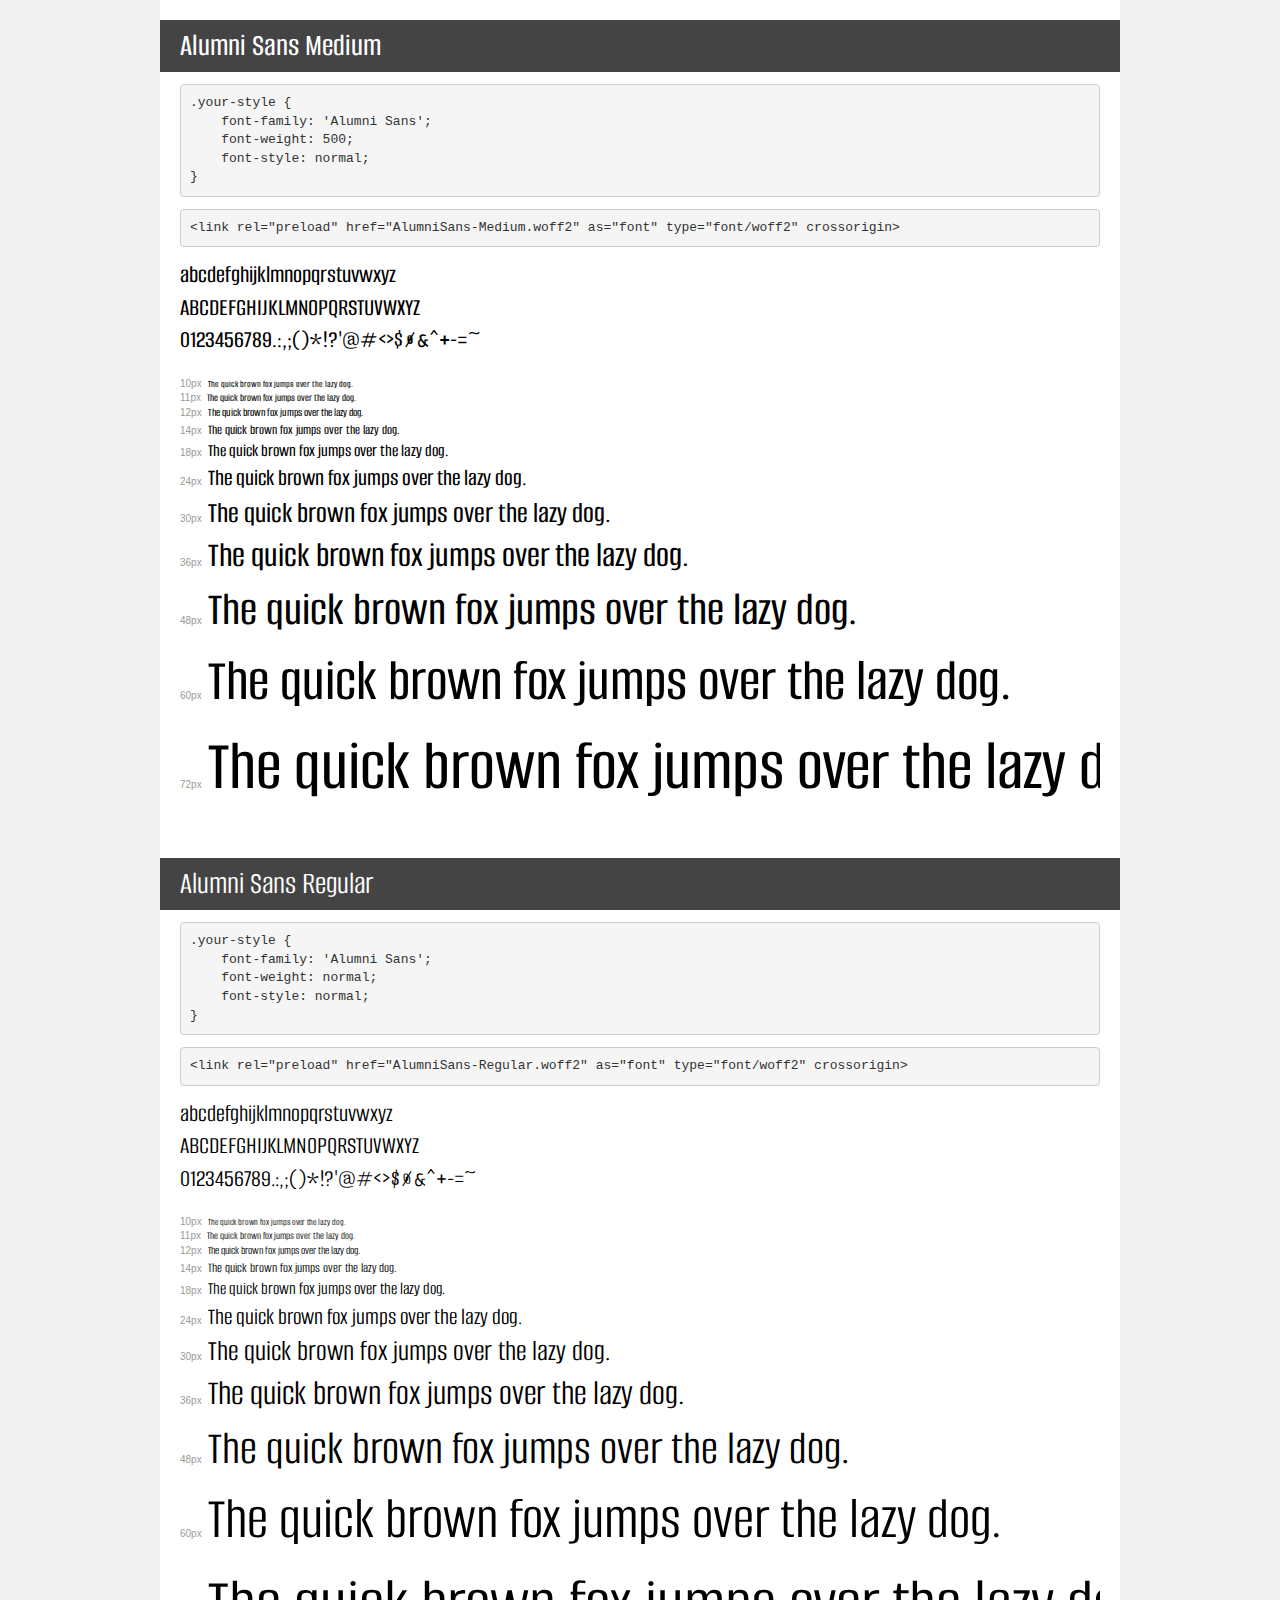
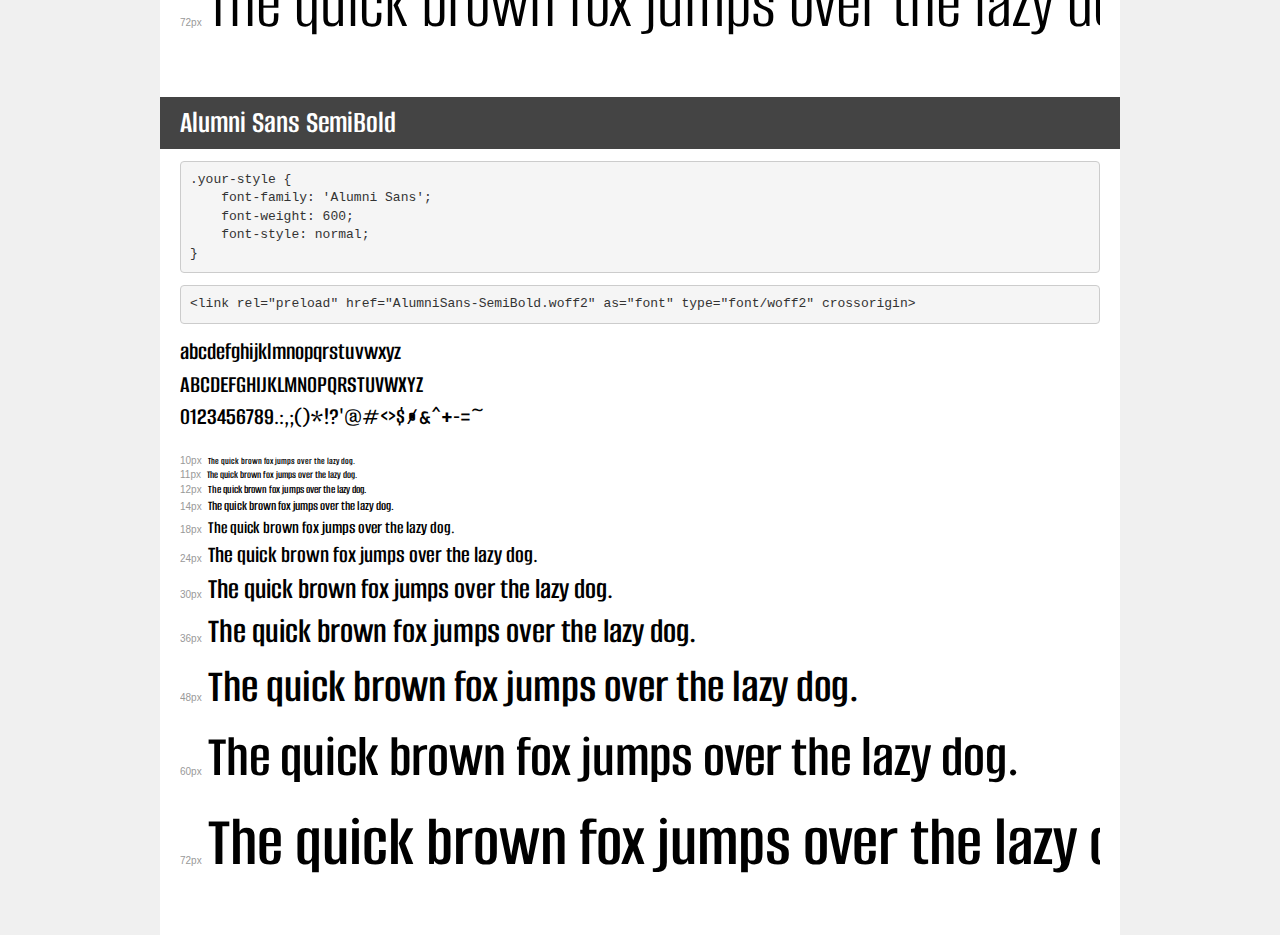
<file: fonts/alumniSans/demo.html>
<!DOCTYPE html>
<html lang="en">
<head>
    <meta charset="utf-8">
    <meta http-equiv="X-UA-Compatible" content="IE=edge">
    <meta name="viewport" content="width=device-width, initial-scale=1">
    <meta name="robots" content="noindex, noarchive">
    <meta name="format-detection" content="telephone=no">
    <title>Transfonter demo</title>
    <link href="stylesheet.css" rel="stylesheet">
    <style>
        /*
        http://meyerweb.com/eric/tools/css/reset/
        v2.0 | 20110126
        License: none (public domain)
        */
        html, body, div, span, applet, object, iframe,
        h1, h2, h3, h4, h5, h6, p, blockquote, pre,
        a, abbr, acronym, address, big, cite, code,
        del, dfn, em, img, ins, kbd, q, s, samp,
        small, strike, strong, sub, sup, tt, var,
        b, u, i, center,
        dl, dt, dd, ol, ul, li,
        fieldset, form, label, legend,
        table, caption, tbody, tfoot, thead, tr, th, td,
        article, aside, canvas, details, embed,
        figure, figcaption, footer, header, hgroup,
        menu, nav, output, ruby, section, summary,
        time, mark, audio, video {
            margin: 0;
            padding: 0;
            border: 0;
            font-size: 100%;
            font: inherit;
            vertical-align: baseline;
        }
        /* HTML5 display-role reset for older browsers */
        article, aside, details, figcaption, figure,
        footer, header, hgroup, menu, nav, section {
            display: block;
        }
        body {
            line-height: 1;
        }
        ol, ul {
            list-style: none;
        }
        blockquote, q {
            quotes: none;
        }
        blockquote:before, blockquote:after,
        q:before, q:after {
            content: '';
            content: none;
        }
        table {
            border-collapse: collapse;
            border-spacing: 0;
        }
        /* demo styles */
        body {
            background: #f0f0f0;
            color: #000;
        }
        .page {
            background: #fff;
            width: 920px;
            margin: 0 auto;
            padding: 20px 20px 0 20px;
            overflow: hidden;
        }
        .font-container {
            overflow-x: auto;
            overflow-y: hidden;
            margin-bottom: 40px;
            line-height: 1.3;
            white-space: nowrap;
            padding-bottom: 5px;
        }
        h1 {
            position: relative;
            background: #444;
            font-size: 32px;
            color: #fff;
            padding: 10px 20px;
            margin: 0 -20px 12px -20px;
        }
        .letters {
            font-size: 25px;
            margin-bottom: 20px;
        }
        .s10:before {
            content: '10px';
        }
        .s11:before {
            content: '11px';
        }
        .s12:before {
            content: '12px';
        }
        .s14:before {
            content: '14px';
        }
        .s18:before {
            content: '18px';
        }
        .s24:before {
            content: '24px';
        }
        .s30:before {
            content: '30px';
        }
        .s36:before {
            content: '36px';
        }
        .s48:before {
            content: '48px';
        }
        .s60:before {
            content: '60px';
        }
        .s72:before {
            content: '72px';
        }
        .s10:before, .s11:before, .s12:before, .s14:before,
        .s18:before, .s24:before, .s30:before, .s36:before,
        .s48:before, .s60:before, .s72:before {
            font-family: Arial, sans-serif;
            font-size: 10px;
            font-weight: normal;
            font-style: normal;
            color: #999;
            padding-right: 6px;
        }
        pre {
            display: block;
            padding: 9px;
            margin: 0 0 12px;
            font-family: Monaco, Menlo, Consolas, "Courier New", monospace;
            font-size: 13px;
            line-height: 1.428571429;
            color: #333;
            font-weight: normal;
            font-style: normal;
            background-color: #f5f5f5;
            border: 1px solid #ccc;
            overflow-x: auto;
            border-radius: 4px;
        }
        /* responsive */
        @media (max-width: 959px) {
            .page {
                width: auto;
                margin: 0;
            }
        }
    </style>
</head>
<body>
<div class="page">
    <div class="demo">
        <h1 style="font-family: 'Alumni Sans'; font-weight: 500; font-style: normal;">Alumni Sans Medium</h1>
        <pre title="Usage">.your-style {
    font-family: 'Alumni Sans';
    font-weight: 500;
    font-style: normal;
}</pre>
        <pre title="Preload (optional)">
&lt;link rel=&quot;preload&quot; href=&quot;AlumniSans-Medium.woff2&quot; as=&quot;font&quot; type=&quot;font/woff2&quot; crossorigin&gt;</pre>
        <div class="font-container" style="font-family: 'Alumni Sans'; font-weight: 500; font-style: normal;">
            <p class="letters">
                abcdefghijklmnopqrstuvwxyz<br>
ABCDEFGHIJKLMNOPQRSTUVWXYZ<br>
                0123456789.:,;()*!?'@#&lt;&gt;$%&^+-=~
            </p>
            <p class="s10" style="font-size: 10px;">The quick brown fox jumps over the lazy dog.</p>
            <p class="s11" style="font-size: 11px;">The quick brown fox jumps over the lazy dog.</p>
            <p class="s12" style="font-size: 12px;">The quick brown fox jumps over the lazy dog.</p>
            <p class="s14" style="font-size: 14px;">The quick brown fox jumps over the lazy dog.</p>
            <p class="s18" style="font-size: 18px;">The quick brown fox jumps over the lazy dog.</p>
            <p class="s24" style="font-size: 24px;">The quick brown fox jumps over the lazy dog.</p>
            <p class="s30" style="font-size: 30px;">The quick brown fox jumps over the lazy dog.</p>
            <p class="s36" style="font-size: 36px;">The quick brown fox jumps over the lazy dog.</p>
            <p class="s48" style="font-size: 48px;">The quick brown fox jumps over the lazy dog.</p>
            <p class="s60" style="font-size: 60px;">The quick brown fox jumps over the lazy dog.</p>
            <p class="s72" style="font-size: 72px;">The quick brown fox jumps over the lazy dog.</p>
        </div>
    </div>

    <div class="demo">
        <h1 style="font-family: 'Alumni Sans'; font-weight: normal; font-style: normal;">Alumni Sans Regular</h1>
        <pre title="Usage">.your-style {
    font-family: 'Alumni Sans';
    font-weight: normal;
    font-style: normal;
}</pre>
        <pre title="Preload (optional)">
&lt;link rel=&quot;preload&quot; href=&quot;AlumniSans-Regular.woff2&quot; as=&quot;font&quot; type=&quot;font/woff2&quot; crossorigin&gt;</pre>
        <div class="font-container" style="font-family: 'Alumni Sans'; font-weight: normal; font-style: normal;">
            <p class="letters">
                abcdefghijklmnopqrstuvwxyz<br>
ABCDEFGHIJKLMNOPQRSTUVWXYZ<br>
                0123456789.:,;()*!?'@#&lt;&gt;$%&^+-=~
            </p>
            <p class="s10" style="font-size: 10px;">The quick brown fox jumps over the lazy dog.</p>
            <p class="s11" style="font-size: 11px;">The quick brown fox jumps over the lazy dog.</p>
            <p class="s12" style="font-size: 12px;">The quick brown fox jumps over the lazy dog.</p>
            <p class="s14" style="font-size: 14px;">The quick brown fox jumps over the lazy dog.</p>
            <p class="s18" style="font-size: 18px;">The quick brown fox jumps over the lazy dog.</p>
            <p class="s24" style="font-size: 24px;">The quick brown fox jumps over the lazy dog.</p>
            <p class="s30" style="font-size: 30px;">The quick brown fox jumps over the lazy dog.</p>
            <p class="s36" style="font-size: 36px;">The quick brown fox jumps over the lazy dog.</p>
            <p class="s48" style="font-size: 48px;">The quick brown fox jumps over the lazy dog.</p>
            <p class="s60" style="font-size: 60px;">The quick brown fox jumps over the lazy dog.</p>
            <p class="s72" style="font-size: 72px;">The quick brown fox jumps over the lazy dog.</p>
        </div>
    </div>

    <div class="demo">
        <h1 style="font-family: 'Alumni Sans'; font-weight: 600; font-style: normal;">Alumni Sans SemiBold</h1>
        <pre title="Usage">.your-style {
    font-family: 'Alumni Sans';
    font-weight: 600;
    font-style: normal;
}</pre>
        <pre title="Preload (optional)">
&lt;link rel=&quot;preload&quot; href=&quot;AlumniSans-SemiBold.woff2&quot; as=&quot;font&quot; type=&quot;font/woff2&quot; crossorigin&gt;</pre>
        <div class="font-container" style="font-family: 'Alumni Sans'; font-weight: 600; font-style: normal;">
            <p class="letters">
                abcdefghijklmnopqrstuvwxyz<br>
ABCDEFGHIJKLMNOPQRSTUVWXYZ<br>
                0123456789.:,;()*!?'@#&lt;&gt;$%&^+-=~
            </p>
            <p class="s10" style="font-size: 10px;">The quick brown fox jumps over the lazy dog.</p>
            <p class="s11" style="font-size: 11px;">The quick brown fox jumps over the lazy dog.</p>
            <p class="s12" style="font-size: 12px;">The quick brown fox jumps over the lazy dog.</p>
            <p class="s14" style="font-size: 14px;">The quick brown fox jumps over the lazy dog.</p>
            <p class="s18" style="font-size: 18px;">The quick brown fox jumps over the lazy dog.</p>
            <p class="s24" style="font-size: 24px;">The quick brown fox jumps over the lazy dog.</p>
            <p class="s30" style="font-size: 30px;">The quick brown fox jumps over the lazy dog.</p>
            <p class="s36" style="font-size: 36px;">The quick brown fox jumps over the lazy dog.</p>
            <p class="s48" style="font-size: 48px;">The quick brown fox jumps over the lazy dog.</p>
            <p class="s60" style="font-size: 60px;">The quick brown fox jumps over the lazy dog.</p>
            <p class="s72" style="font-size: 72px;">The quick brown fox jumps over the lazy dog.</p>
        </div>
    </div>

</div>
</body>
</html>
</file>
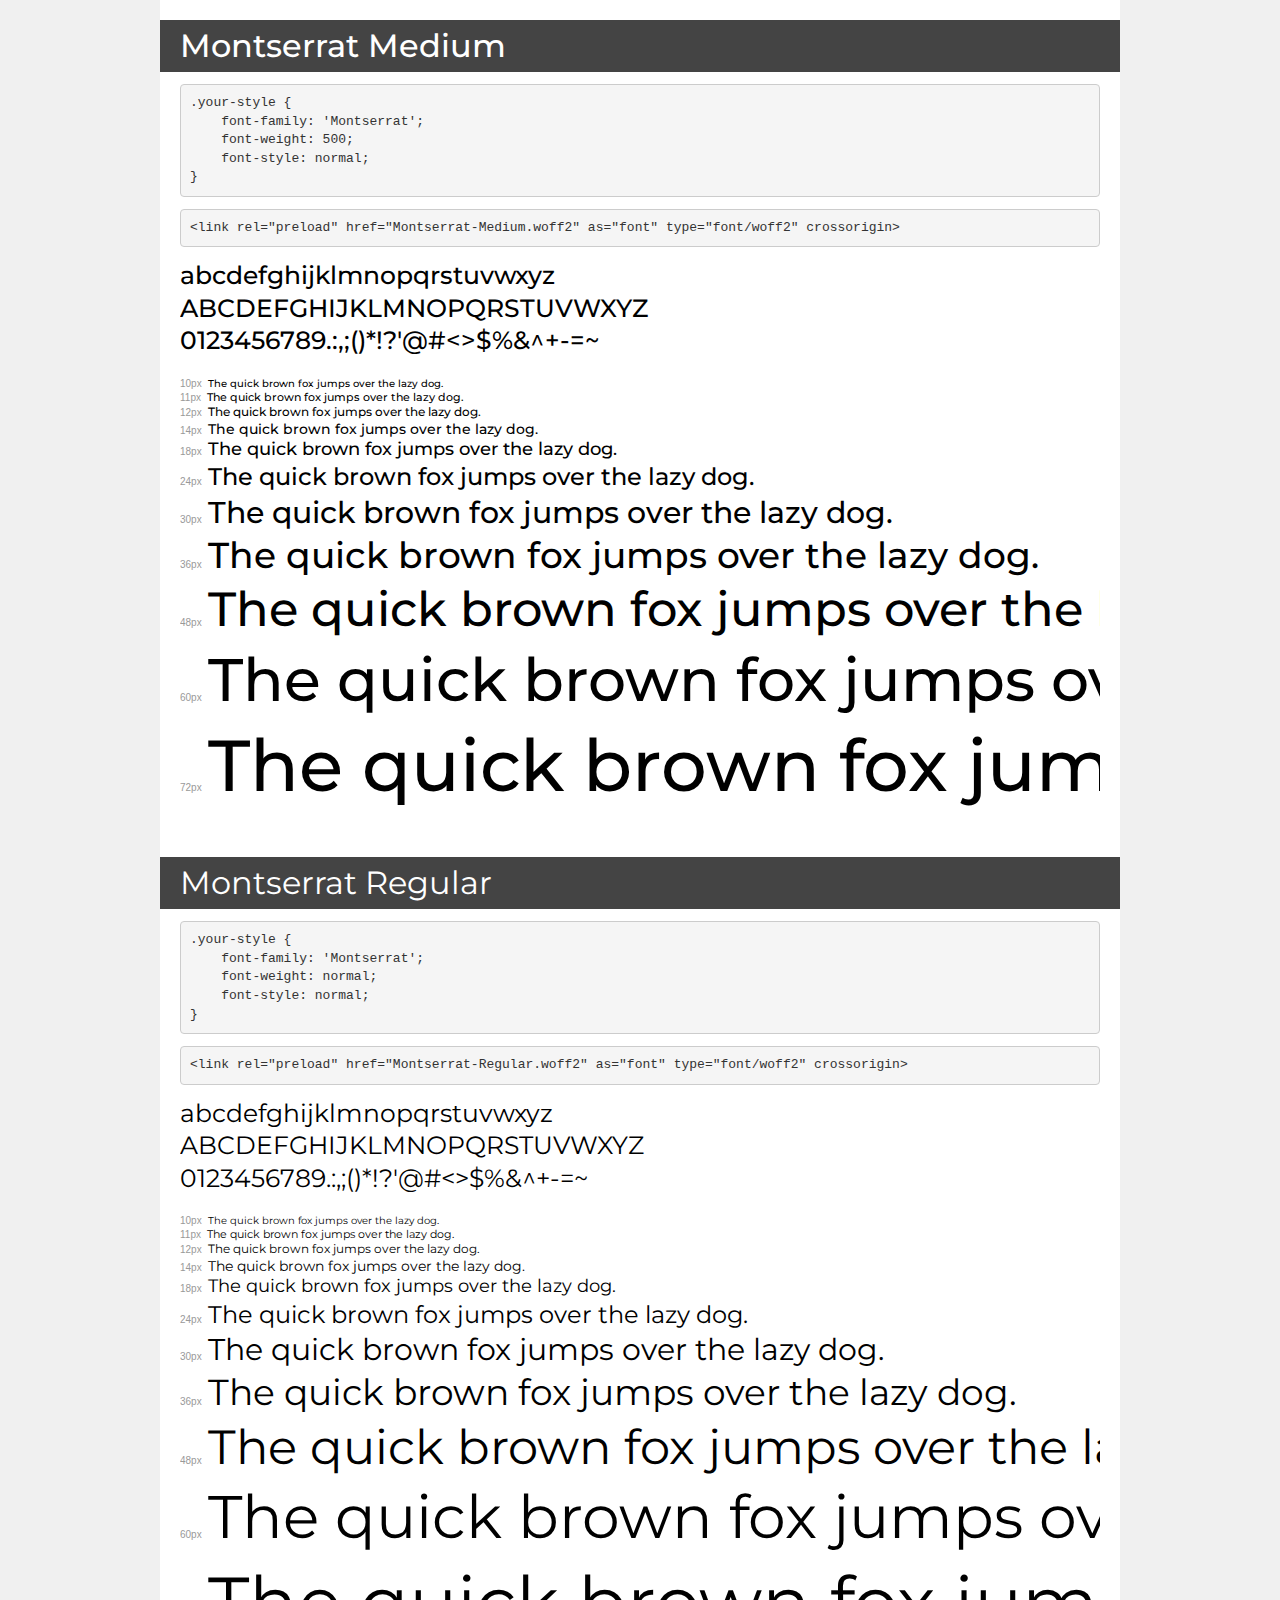
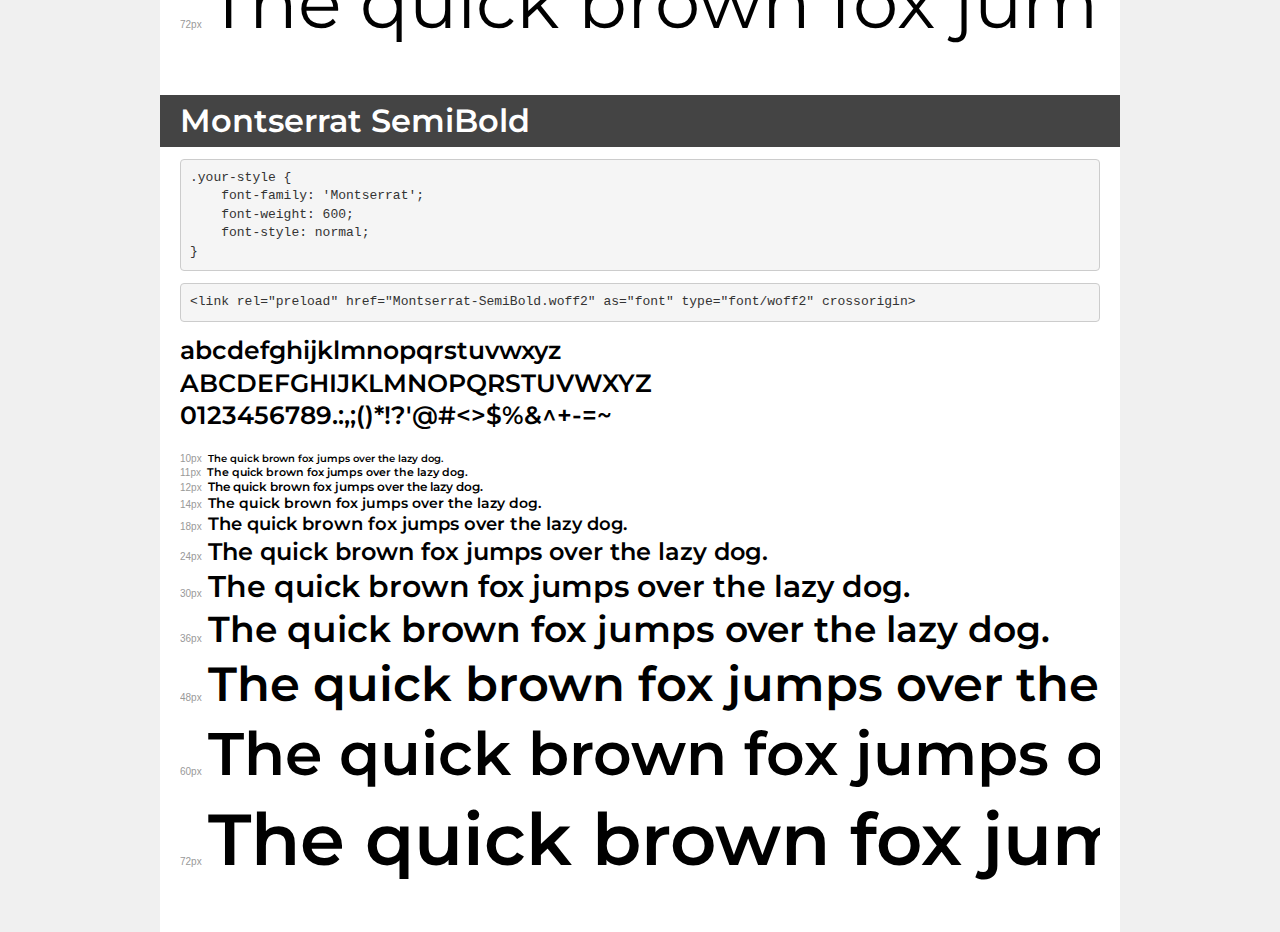
<file: fonts/montserrat/demo.html>
<!DOCTYPE html>
<html lang="en">
<head>
    <meta charset="utf-8">
    <meta http-equiv="X-UA-Compatible" content="IE=edge">
    <meta name="viewport" content="width=device-width, initial-scale=1">
    <meta name="robots" content="noindex, noarchive">
    <meta name="format-detection" content="telephone=no">
    <title>Transfonter demo</title>
    <link href="stylesheet.css" rel="stylesheet">
    <style>
        /*
        http://meyerweb.com/eric/tools/css/reset/
        v2.0 | 20110126
        License: none (public domain)
        */
        html, body, div, span, applet, object, iframe,
        h1, h2, h3, h4, h5, h6, p, blockquote, pre,
        a, abbr, acronym, address, big, cite, code,
        del, dfn, em, img, ins, kbd, q, s, samp,
        small, strike, strong, sub, sup, tt, var,
        b, u, i, center,
        dl, dt, dd, ol, ul, li,
        fieldset, form, label, legend,
        table, caption, tbody, tfoot, thead, tr, th, td,
        article, aside, canvas, details, embed,
        figure, figcaption, footer, header, hgroup,
        menu, nav, output, ruby, section, summary,
        time, mark, audio, video {
            margin: 0;
            padding: 0;
            border: 0;
            font-size: 100%;
            font: inherit;
            vertical-align: baseline;
        }
        /* HTML5 display-role reset for older browsers */
        article, aside, details, figcaption, figure,
        footer, header, hgroup, menu, nav, section {
            display: block;
        }
        body {
            line-height: 1;
        }
        ol, ul {
            list-style: none;
        }
        blockquote, q {
            quotes: none;
        }
        blockquote:before, blockquote:after,
        q:before, q:after {
            content: '';
            content: none;
        }
        table {
            border-collapse: collapse;
            border-spacing: 0;
        }
        /* demo styles */
        body {
            background: #f0f0f0;
            color: #000;
        }
        .page {
            background: #fff;
            width: 920px;
            margin: 0 auto;
            padding: 20px 20px 0 20px;
            overflow: hidden;
        }
        .font-container {
            overflow-x: auto;
            overflow-y: hidden;
            margin-bottom: 40px;
            line-height: 1.3;
            white-space: nowrap;
            padding-bottom: 5px;
        }
        h1 {
            position: relative;
            background: #444;
            font-size: 32px;
            color: #fff;
            padding: 10px 20px;
            margin: 0 -20px 12px -20px;
        }
        .letters {
            font-size: 25px;
            margin-bottom: 20px;
        }
        .s10:before {
            content: '10px';
        }
        .s11:before {
            content: '11px';
        }
        .s12:before {
            content: '12px';
        }
        .s14:before {
            content: '14px';
        }
        .s18:before {
            content: '18px';
        }
        .s24:before {
            content: '24px';
        }
        .s30:before {
            content: '30px';
        }
        .s36:before {
            content: '36px';
        }
        .s48:before {
            content: '48px';
        }
        .s60:before {
            content: '60px';
        }
        .s72:before {
            content: '72px';
        }
        .s10:before, .s11:before, .s12:before, .s14:before,
        .s18:before, .s24:before, .s30:before, .s36:before,
        .s48:before, .s60:before, .s72:before {
            font-family: Arial, sans-serif;
            font-size: 10px;
            font-weight: normal;
            font-style: normal;
            color: #999;
            padding-right: 6px;
        }
        pre {
            display: block;
            padding: 9px;
            margin: 0 0 12px;
            font-family: Monaco, Menlo, Consolas, "Courier New", monospace;
            font-size: 13px;
            line-height: 1.428571429;
            color: #333;
            font-weight: normal;
            font-style: normal;
            background-color: #f5f5f5;
            border: 1px solid #ccc;
            overflow-x: auto;
            border-radius: 4px;
        }
        /* responsive */
        @media (max-width: 959px) {
            .page {
                width: auto;
                margin: 0;
            }
        }
    </style>
</head>
<body>
<div class="page">
    <div class="demo">
        <h1 style="font-family: 'Montserrat'; font-weight: 500; font-style: normal;">Montserrat Medium</h1>
        <pre title="Usage">.your-style {
    font-family: 'Montserrat';
    font-weight: 500;
    font-style: normal;
}</pre>
        <pre title="Preload (optional)">
&lt;link rel=&quot;preload&quot; href=&quot;Montserrat-Medium.woff2&quot; as=&quot;font&quot; type=&quot;font/woff2&quot; crossorigin&gt;</pre>
        <div class="font-container" style="font-family: 'Montserrat'; font-weight: 500; font-style: normal;">
            <p class="letters">
                abcdefghijklmnopqrstuvwxyz<br>
ABCDEFGHIJKLMNOPQRSTUVWXYZ<br>
                0123456789.:,;()*!?'@#&lt;&gt;$%&^+-=~
            </p>
            <p class="s10" style="font-size: 10px;">The quick brown fox jumps over the lazy dog.</p>
            <p class="s11" style="font-size: 11px;">The quick brown fox jumps over the lazy dog.</p>
            <p class="s12" style="font-size: 12px;">The quick brown fox jumps over the lazy dog.</p>
            <p class="s14" style="font-size: 14px;">The quick brown fox jumps over the lazy dog.</p>
            <p class="s18" style="font-size: 18px;">The quick brown fox jumps over the lazy dog.</p>
            <p class="s24" style="font-size: 24px;">The quick brown fox jumps over the lazy dog.</p>
            <p class="s30" style="font-size: 30px;">The quick brown fox jumps over the lazy dog.</p>
            <p class="s36" style="font-size: 36px;">The quick brown fox jumps over the lazy dog.</p>
            <p class="s48" style="font-size: 48px;">The quick brown fox jumps over the lazy dog.</p>
            <p class="s60" style="font-size: 60px;">The quick brown fox jumps over the lazy dog.</p>
            <p class="s72" style="font-size: 72px;">The quick brown fox jumps over the lazy dog.</p>
        </div>
    </div>

    <div class="demo">
        <h1 style="font-family: 'Montserrat'; font-weight: normal; font-style: normal;">Montserrat Regular</h1>
        <pre title="Usage">.your-style {
    font-family: 'Montserrat';
    font-weight: normal;
    font-style: normal;
}</pre>
        <pre title="Preload (optional)">
&lt;link rel=&quot;preload&quot; href=&quot;Montserrat-Regular.woff2&quot; as=&quot;font&quot; type=&quot;font/woff2&quot; crossorigin&gt;</pre>
        <div class="font-container" style="font-family: 'Montserrat'; font-weight: normal; font-style: normal;">
            <p class="letters">
                abcdefghijklmnopqrstuvwxyz<br>
ABCDEFGHIJKLMNOPQRSTUVWXYZ<br>
                0123456789.:,;()*!?'@#&lt;&gt;$%&^+-=~
            </p>
            <p class="s10" style="font-size: 10px;">The quick brown fox jumps over the lazy dog.</p>
            <p class="s11" style="font-size: 11px;">The quick brown fox jumps over the lazy dog.</p>
            <p class="s12" style="font-size: 12px;">The quick brown fox jumps over the lazy dog.</p>
            <p class="s14" style="font-size: 14px;">The quick brown fox jumps over the lazy dog.</p>
            <p class="s18" style="font-size: 18px;">The quick brown fox jumps over the lazy dog.</p>
            <p class="s24" style="font-size: 24px;">The quick brown fox jumps over the lazy dog.</p>
            <p class="s30" style="font-size: 30px;">The quick brown fox jumps over the lazy dog.</p>
            <p class="s36" style="font-size: 36px;">The quick brown fox jumps over the lazy dog.</p>
            <p class="s48" style="font-size: 48px;">The quick brown fox jumps over the lazy dog.</p>
            <p class="s60" style="font-size: 60px;">The quick brown fox jumps over the lazy dog.</p>
            <p class="s72" style="font-size: 72px;">The quick brown fox jumps over the lazy dog.</p>
        </div>
    </div>

    <div class="demo">
        <h1 style="font-family: 'Montserrat'; font-weight: 600; font-style: normal;">Montserrat SemiBold</h1>
        <pre title="Usage">.your-style {
    font-family: 'Montserrat';
    font-weight: 600;
    font-style: normal;
}</pre>
        <pre title="Preload (optional)">
&lt;link rel=&quot;preload&quot; href=&quot;Montserrat-SemiBold.woff2&quot; as=&quot;font&quot; type=&quot;font/woff2&quot; crossorigin&gt;</pre>
        <div class="font-container" style="font-family: 'Montserrat'; font-weight: 600; font-style: normal;">
            <p class="letters">
                abcdefghijklmnopqrstuvwxyz<br>
ABCDEFGHIJKLMNOPQRSTUVWXYZ<br>
                0123456789.:,;()*!?'@#&lt;&gt;$%&^+-=~
            </p>
            <p class="s10" style="font-size: 10px;">The quick brown fox jumps over the lazy dog.</p>
            <p class="s11" style="font-size: 11px;">The quick brown fox jumps over the lazy dog.</p>
            <p class="s12" style="font-size: 12px;">The quick brown fox jumps over the lazy dog.</p>
            <p class="s14" style="font-size: 14px;">The quick brown fox jumps over the lazy dog.</p>
            <p class="s18" style="font-size: 18px;">The quick brown fox jumps over the lazy dog.</p>
            <p class="s24" style="font-size: 24px;">The quick brown fox jumps over the lazy dog.</p>
            <p class="s30" style="font-size: 30px;">The quick brown fox jumps over the lazy dog.</p>
            <p class="s36" style="font-size: 36px;">The quick brown fox jumps over the lazy dog.</p>
            <p class="s48" style="font-size: 48px;">The quick brown fox jumps over the lazy dog.</p>
            <p class="s60" style="font-size: 60px;">The quick brown fox jumps over the lazy dog.</p>
            <p class="s72" style="font-size: 72px;">The quick brown fox jumps over the lazy dog.</p>
        </div>
    </div>

</div>
</body>
</html>
</file>
<file: fonts/alumniSans/stylesheet.css>
@font-face {
    font-family: 'Alumni Sans';
    src: url('AlumniSans-Medium.woff2') format('woff2'),
        url('AlumniSans-Medium.woff') format('woff');
    font-weight: 500;
    font-style: normal;
    font-display: swap;
}

@font-face {
    font-family: 'Alumni Sans';
    src: url('AlumniSans-Regular.woff2') format('woff2'),
        url('AlumniSans-Regular.woff') format('woff');
    font-weight: normal;
    font-style: normal;
    font-display: swap;
}

@font-face {
    font-family: 'Alumni Sans';
    src: url('AlumniSans-SemiBold.woff2') format('woff2'),
        url('AlumniSans-SemiBold.woff') format('woff');
    font-weight: 600;
    font-style: normal;
    font-display: swap;
}
</file>
<file: fonts/montserrat/stylesheet.css>
@font-face {
    font-family: 'Montserrat';
    src: url('Montserrat-Medium.woff2') format('woff2'),
        url('Montserrat-Medium.woff') format('woff');
    font-weight: 500;
    font-style: normal;
    font-display: swap;
}

@font-face {
    font-family: 'Montserrat';
    src: url('Montserrat-Regular.woff2') format('woff2'),
        url('Montserrat-Regular.woff') format('woff');
    font-weight: normal;
    font-style: normal;
    font-display: swap;
}

@font-face {
    font-family: 'Montserrat';
    src: url('Montserrat-SemiBold.woff2') format('woff2'),
        url('Montserrat-SemiBold.woff') format('woff');
    font-weight: 600;
    font-style: normal;
    font-display: swap;
}
</file>
